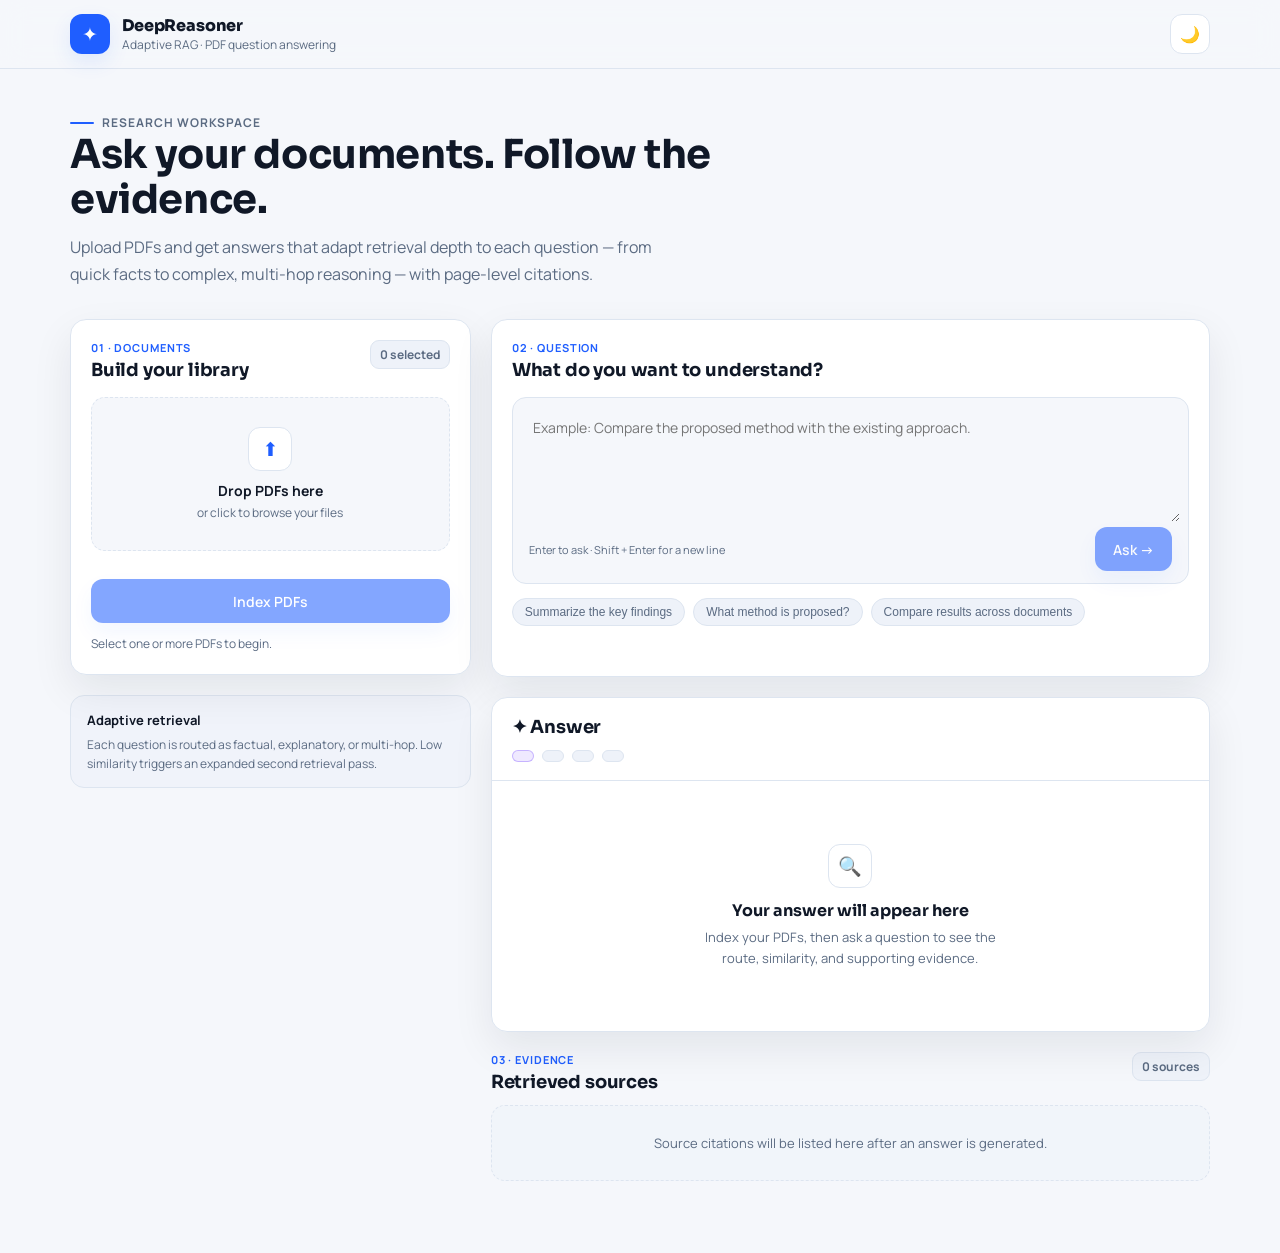
<file: templates/index.html>
<!doctype html>
<html lang="en">
<head>
  <meta charset="utf-8" />
  <meta name="viewport" content="width=device-width, initial-scale=1" />
  <title>DeepReasoner — Adaptive RAG PDF Question Answering</title>
  <meta name="description" content="Upload PDFs and get answers with adaptive retrieval, confidence and cited sources." />
  <link rel="preconnect" href="https://fonts.googleapis.com" />
  <link rel="preconnect" href="https://fonts.gstatic.com" crossorigin />
  <link href="https://fonts.googleapis.com/css2?family=Sora:wght@600;700;800&family=Manrope:wght@400;500;600;700&display=swap" rel="stylesheet" />
  <style>
    :root {
      --bg: #f5f7fb;
      --surface: #ffffff;
      --surface-2: #eef2f9;
      --line: #dde5f0;
      --text: #101827;
      --muted: #5b6b82;
      --primary: #1f5eff;
      --primary-fg: #ffffff;
      --primary-soft: rgba(31, 94, 255, 0.10);
      --success: #0f9d63;
      --danger: #d93a4a;
      --route: #7a4dff;
      --file: #ffe9d6;
      --file-fg: #a2521a;
      --shadow: 0 16px 40px rgba(16, 24, 39, 0.08);
      --radius: 16px;
    }
    html.dark {
      --bg: #0a0f1a;
      --surface: #111a28;
      --surface-2: #172234;
      --line: rgba(148, 170, 200, 0.18);
      --text: #e9f0fb;
      --muted: #9fb0c8;
      --primary: #5b8cff;
      --primary-fg: #06101f;
      --primary-soft: rgba(91, 140, 255, 0.16);
      --success: #35d39a;
      --danger: #ff6b7a;
      --route: #a98bff;
      --file: rgba(255, 176, 106, 0.16);
      --file-fg: #ffb06a;
      --shadow: 0 18px 46px rgba(0, 0, 0, 0.45);
    }
    * { box-sizing: border-box; }
    body {
      margin: 0;
      background: var(--bg);
      color: var(--text);
      font-family: Manrope, "Segoe UI", system-ui, sans-serif;
      transition: background .25s ease, color .25s ease;
    }
    h1, h2, h3, .brand-name { font-family: Sora, Manrope, sans-serif; letter-spacing: -.01em; }
    .site-header {
      position: sticky; top: 0; z-index: 20;
      background: color-mix(in srgb, var(--bg) 88%, transparent);
      backdrop-filter: blur(14px);
      border-bottom: 1px solid var(--line);
    }
    .bar { max-width: 1180px; margin: 0 auto; padding: 14px 20px; display: flex; align-items: center; justify-content: space-between; gap: 16px; }
    .brand { display: flex; align-items: center; gap: 12px; min-width: 0; }
    .logo { width: 40px; height: 40px; border-radius: 12px; background: var(--primary); color: var(--primary-fg); display: grid; place-items: center; font-size: 19px; box-shadow: 0 8px 20px var(--primary-soft); }
    .brand-name { font-weight: 800; font-size: 16px; }
    .brand-sub { font-size: 12px; color: var(--muted); }
    .icon-btn {
      width: 40px; height: 40px; border-radius: 12px; cursor: pointer;
      border: 1px solid var(--line); background: var(--surface); color: var(--muted);
      font-size: 16px; transition: background .2s, color .2s, transform .15s;
    }
    .icon-btn:hover { background: var(--surface-2); color: var(--text); transform: translateY(-1px); }

    main { max-width: 1180px; margin: 0 auto; padding: 32px 20px 72px; }
    .eyebrow { display: inline-flex; align-items: center; gap: 8px; color: var(--primary); font-size: 12px; font-weight: 700; text-transform: uppercase; letter-spacing: .08em; margin: 0 0 8px; }
    .eyebrow::before { content: ""; width: 24px; height: 2px; background: var(--primary); border-radius: 2px; }
    .hero h1 { margin: 0; font-size: clamp(28px, 4vw, 40px); line-height: 1.12; max-width: 22ch; }
    .hero p { margin: 12px 0 0; color: var(--muted); max-width: 62ch; line-height: 1.65; }

    .layout { margin-top: 32px; display: grid; gap: 20px; grid-template-columns: minmax(300px, .78fr) minmax(0, 1.4fr); align-items: start; }
    @media (max-width: 960px) { .layout { grid-template-columns: 1fr; } }

    .card { background: var(--surface); border: 1px solid var(--line); border-radius: var(--radius); box-shadow: var(--shadow); padding: 20px; animation: rise .45s ease both; }
    .card + .card, .stack > * + * { margin-top: 20px; }
    .stack > * + * { margin-top: 20px; }
    .card-head { display: flex; align-items: flex-start; justify-content: space-between; gap: 12px; margin-bottom: 16px; }
    .step { font-size: 11px; font-weight: 700; letter-spacing: .08em; text-transform: uppercase; color: var(--primary); }
    .card-head h2 { margin: 4px 0 0; font-size: 18px; }
    .chip { border: 1px solid var(--line); background: var(--surface-2); border-radius: 9px; padding: 5px 9px; font-size: 12px; font-weight: 700; color: var(--muted); white-space: nowrap; }

    .dropzone {
      border: 1.5px dashed var(--line); border-radius: 14px; background: color-mix(in srgb, var(--surface-2) 60%, transparent);
      min-height: 154px; display: grid; place-items: center; text-align: center; padding: 20px; cursor: pointer;
      transition: border-color .2s, background .2s;
    }
    .dropzone:hover, .dropzone.drag { border-color: var(--primary); background: var(--primary-soft); }
    .dz-icon { width: 44px; height: 44px; margin: 0 auto 10px; border-radius: 12px; display: grid; place-items: center; background: var(--surface); border: 1px solid var(--line); color: var(--primary); font-size: 19px; }
    .dz-title { font-weight: 700; font-size: 14px; }
    .dz-sub { color: var(--muted); font-size: 12px; margin-top: 4px; }
    #files { display: none; }

    .file-list { margin-top: 12px; max-height: 190px; overflow: auto; display: grid; gap: 8px; }
    .file-row { display: grid; grid-template-columns: auto minmax(0,1fr) auto; gap: 10px; align-items: center; border: 1px solid var(--line); border-radius: 12px; padding: 9px 10px; background: color-mix(in srgb, var(--bg) 60%, transparent); }
    .file-badge { width: 32px; height: 32px; border-radius: 9px; display: grid; place-items: center; background: var(--file); color: var(--file-fg); font-size: 14px; }
    .file-name { font-size: 13px; font-weight: 650; overflow: hidden; text-overflow: ellipsis; white-space: nowrap; }
    .file-size { font-size: 11px; color: var(--muted); }
    .remove { border: 0; background: transparent; color: var(--muted); cursor: pointer; border-radius: 8px; width: 28px; height: 28px; font-size: 15px; }
    .remove:hover { background: var(--surface-2); color: var(--text); }

    button.primary {
      border: 0; cursor: pointer; border-radius: 12px; background: var(--primary); color: var(--primary-fg);
      font: 600 14px Manrope, sans-serif; min-height: 44px; padding: 0 18px;
      display: inline-flex; align-items: center; justify-content: center; gap: 8px;
      box-shadow: 0 10px 22px var(--primary-soft); transition: transform .15s, opacity .2s, box-shadow .2s;
    }
    button.primary:hover:not(:disabled) { transform: translateY(-1px); box-shadow: 0 14px 28px var(--primary-soft); }
    button.primary:disabled { opacity: .55; cursor: not-allowed; }
    .full { width: 100%; margin-top: 16px; }

    .status { margin-top: 12px; font-size: 12px; line-height: 1.55; color: var(--muted); min-height: 18px; }
    .status.error { color: var(--danger); }
    .status.ok { color: var(--success); }

    .composer { border: 1px solid var(--line); border-radius: 14px; background: var(--bg); padding: 8px; transition: border-color .2s, box-shadow .2s; }
    .composer:focus-within { border-color: var(--primary); box-shadow: 0 0 0 4px var(--primary-soft); }
    #question { width: 100%; min-height: 116px; resize: vertical; border: 0; outline: none; background: transparent; color: inherit; font: 400 14px/1.65 Manrope, sans-serif; padding: 10px 12px; }
    .composer-foot { display: flex; align-items: center; justify-content: space-between; gap: 12px; padding: 0 8px 4px; }
    .hint { font-size: 11px; color: var(--muted); }
    .suggestions { display: flex; flex-wrap: wrap; gap: 8px; margin-top: 14px; }
    .suggestion { border: 1px solid var(--line); background: var(--surface-2); color: var(--muted); border-radius: 999px; padding: 6px 12px; font-size: 12px; cursor: pointer; transition: color .2s, border-color .2s; }
    .suggestion:hover { color: var(--primary); border-color: var(--primary); }

    .answer-head { border-bottom: 1px solid var(--line); padding: 18px 20px; }
    .answer-body { padding: 20px; min-height: 240px; }
    .card.flush { padding: 0; }
    .meta { display: flex; flex-wrap: wrap; gap: 8px; margin-top: 12px; }
    .pill { border-radius: 9px; padding: 5px 10px; font-size: 12px; font-weight: 700; border: 1px solid var(--line); background: var(--surface-2); color: var(--muted); }
    .pill.route { color: var(--route); border-color: color-mix(in srgb, var(--route) 35%, transparent); background: color-mix(in srgb, var(--route) 12%, transparent); }
    #answer { white-space: pre-wrap; font-size: 15px; line-height: 1.75; }
    .empty { display: grid; place-items: center; text-align: center; min-height: 210px; color: var(--muted); }
    .empty .dz-icon { color: var(--muted); }
    .empty strong { display: block; color: var(--text); font-family: Sora, sans-serif; margin-top: 12px; }
    .empty span { display: block; max-width: 40ch; margin: 6px auto 0; font-size: 13px; line-height: 1.6; }
    .skeleton { height: 14px; border-radius: 7px; background: var(--surface-2); animation: pulse 1.3s ease-in-out infinite; margin-bottom: 10px; }

    .sources { display: grid; gap: 12px; grid-template-columns: repeat(auto-fill, minmax(250px, 1fr)); }
    .source { border: 1px solid var(--line); background: var(--surface); border-radius: 14px; padding: 14px; box-shadow: var(--shadow); transition: transform .18s, border-color .18s; }
    .source:hover { transform: translateY(-2px); border-color: color-mix(in srgb, var(--primary) 45%, transparent); }
    .source-top { display: grid; grid-template-columns: auto minmax(0,1fr); gap: 10px; align-items: center; }
    .source-title { font-size: 13px; font-weight: 700; overflow: hidden; text-overflow: ellipsis; white-space: nowrap; }
    .source-sub { font-size: 11px; color: var(--muted); margin-top: 2px; }
    .bar-track { margin-top: 12px; height: 6px; border-radius: 4px; background: var(--surface-2); overflow: hidden; }
    .bar-fill { height: 100%; border-radius: 4px; background: var(--primary); transition: width .5s ease; }
    .placeholder { grid-column: 1 / -1; border: 1.5px dashed var(--line); border-radius: 14px; padding: 28px; text-align: center; color: var(--muted); font-size: 13px; background: color-mix(in srgb, var(--surface-2) 45%, transparent); }
    .note { border: 1px solid var(--line); border-radius: 14px; background: color-mix(in srgb, var(--surface-2) 70%, transparent); padding: 14px 16px; font-size: 12px; line-height: 1.6; color: var(--muted); }
    .note strong { color: var(--text); display: block; margin-bottom: 4px; font-size: 13px; }

    @keyframes rise { from { opacity: 0; transform: translateY(12px); } to { opacity: 1; transform: none; } }
    @keyframes pulse { 0%, 100% { opacity: 1; } 50% { opacity: .45; } }
    @keyframes spin { to { transform: rotate(360deg); } }
    .spin { display: inline-block; width: 14px; height: 14px; border-radius: 50%; border: 2px solid currentColor; border-top-color: transparent; animation: spin .8s linear infinite; }
    @media (prefers-reduced-motion: reduce) { * { animation: none !important; transition: none !important; } }
  </style>
</head>
<body>
  <header class="site-header">
    <div class="bar">
      <div class="brand">
        <div class="logo">✦</div>
        <div>
          <div class="brand-name">DeepReasoner</div>
          <div class="brand-sub">Adaptive RAG · PDF question answering</div>
        </div>
      </div>
      <button id="themeToggle" class="icon-btn" type="button" aria-label="Toggle dark mode">🌙</button>
    </div>
  </header>

  <main>
    <section class="hero">
      <p class="eyebrow">Research workspace</p>
      <h1>Ask your documents. Follow the evidence.</h1>
      <p>Upload PDFs and get answers that adapt retrieval depth to each question — from quick facts to complex, multi-hop reasoning — with page-level citations.</p>
    </section>

    <div class="layout">
      <aside>
        <section class="card" style="animation-delay:.06s">
          <div class="card-head">
            <div>
              <div class="step">01 · Documents</div>
              <h2>Build your library</h2>
            </div>
            <span class="chip" id="fileCount">0 selected</span>
          </div>

          <div id="dropzone" class="dropzone" role="button" tabindex="0" aria-label="Choose PDF files">
            <div>
              <div class="dz-icon">⬆</div>
              <div class="dz-title">Drop PDFs here</div>
              <div class="dz-sub">or click to browse your files</div>
            </div>
          </div>
          <input id="files" type="file" accept="application/pdf,.pdf" multiple />

          <div id="fileList" class="file-list"></div>

          <button id="uploadBtn" class="primary full" type="button" disabled>Index PDFs</button>
          <div id="uploadStatus" class="status" role="status">Select one or more PDFs to begin.</div>
        </section>

        <div class="note" style="margin-top:20px">
          <strong>Adaptive retrieval</strong>
          Each question is routed as factual, explanatory, or multi-hop. Low similarity triggers an expanded second retrieval pass.
        </div>
      </aside>

      <div class="stack">
        <section class="card" style="animation-delay:.12s">
          <div class="card-head">
            <div>
              <div class="step">02 · Question</div>
              <h2>What do you want to understand?</h2>
            </div>
          </div>
          <div class="composer">
            <textarea id="question" placeholder="Example: Compare the proposed method with the existing approach."></textarea>
            <div class="composer-foot">
              <span class="hint">Enter to ask · Shift + Enter for a new line</span>
              <button id="askBtn" class="primary" type="button">Ask →</button>
            </div>
          </div>
          <div class="suggestions">
            <button class="suggestion" type="button">Summarize the key findings</button>
            <button class="suggestion" type="button">What method is proposed?</button>
            <button class="suggestion" type="button">Compare results across documents</button>
          </div>
          <div id="askStatus" class="status" role="status"></div>
        </section>

        <section class="card flush" id="resultCard" style="animation-delay:.18s">
          <div class="answer-head">
            <h2 style="margin:0;font-size:18px">✦ Answer</h2>
            <div class="meta" id="metaRow" hidden>
              <span class="pill route" id="route"></span>
              <span class="pill" id="confidence"></span>
              <span class="pill" id="pass"></span>
              <span class="pill" id="chunks"></span>
            </div>
          </div>
          <div class="answer-body">
            <div id="answerEmpty" class="empty">
              <div>
                <div class="dz-icon">🔍</div>
                <strong>Your answer will appear here</strong>
                <span>Index your PDFs, then ask a question to see the route, similarity, and supporting evidence.</span>
              </div>
            </div>
            <div id="answerLoading" hidden>
              <div class="status" style="color:var(--primary);font-weight:600"><span class="spin"></span> Searching, ranking, and composing…</div>
              <div class="skeleton" style="width:100%"></div>
              <div class="skeleton" style="width:92%"></div>
              <div class="skeleton" style="width:80%"></div>
              <div class="skeleton" style="width:86%"></div>
            </div>
            <div id="answer" hidden></div>
          </div>
        </section>

        <section style="animation-delay:.24s">
          <div class="card-head" style="margin-bottom:12px">
            <div>
              <div class="step">03 · Evidence</div>
              <h2>Retrieved sources</h2>
            </div>
            <span class="chip" id="sourceCount">0 sources</span>
          </div>
          <div id="sources" class="sources">
            <div class="placeholder">Source citations will be listed here after an answer is generated.</div>
          </div>
        </section>
      </div>
    </div>
  </main>

<script>
(function () {
  const $ = (id) => document.getElementById(id);
  const input = $('files'), dropzone = $('dropzone'), fileList = $('fileList');
  const uploadBtn = $('uploadBtn'), uploadStatus = $('uploadStatus'), fileCount = $('fileCount');
  const askBtn = $('askBtn'), question = $('question'), askStatus = $('askStatus');
  const resultCard = $('resultCard'), metaRow = $('metaRow');
  const answerEl = $('answer'), answerEmpty = $('answerEmpty'), answerLoading = $('answerLoading');
  const sourcesEl = $('sources'), sourceCount = $('sourceCount');
  let selected = [];
  let hasUploadedDocs = false;

  const fmtBytes = (b) => b < 1048576 ? Math.max(1, Math.round(b / 1024)) + ' KB' : (b / 1048576).toFixed(1) + ' MB';
  const setStatus = (el, text, kind) => { el.textContent = text; el.className = 'status' + (kind ? ' ' + kind : ''); };

  function render() {
    fileCount.textContent = selected.length + ' selected';
    uploadBtn.disabled = selected.length === 0;
    if (!selected.length) {
      hasUploadedDocs = false;
      askBtn.disabled = true;
    }
    fileList.innerHTML = '';
    selected.forEach((file, i) => {
      const row = document.createElement('div');
      row.className = 'file-row';
      const badge = document.createElement('div'); badge.className = 'file-badge'; badge.textContent = '📄';
      const info = document.createElement('div');
      const name = document.createElement('div'); name.className = 'file-name'; name.textContent = file.name; name.title = file.name;
      const size = document.createElement('div'); size.className = 'file-size'; size.textContent = fmtBytes(file.size);
      info.append(name, size);
      const rm = document.createElement('button');
      rm.className = 'remove'; rm.type = 'button'; rm.textContent = '✕';
      rm.setAttribute('aria-label', 'Remove ' + file.name);
      rm.onclick = () => { selected.splice(i, 1); render(); };
      row.append(badge, info, rm);
      fileList.appendChild(row);
    });
  }

  function addFiles(list) {
    const pdfs = Array.from(list).filter(f => f.type === 'application/pdf' || f.name.toLowerCase().endsWith('.pdf'));
    if (!pdfs.length) { setStatus(uploadStatus, 'Please choose PDF files only.', 'error'); return; }
    const known = new Set(selected.map(f => f.name + f.size));
    selected = selected.concat(pdfs.filter(f => !known.has(f.name + f.size)));
    render();
    setStatus(uploadStatus, selected.length + ' PDF' + (selected.length === 1 ? '' : 's') + ' ready to index.');
  }

  dropzone.addEventListener('click', () => input.click());
  dropzone.addEventListener('keydown', (e) => { if (e.key === 'Enter' || e.key === ' ') { e.preventDefault(); input.click(); } });
  dropzone.addEventListener('dragover', (e) => { e.preventDefault(); dropzone.classList.add('drag'); });
  dropzone.addEventListener('dragleave', () => dropzone.classList.remove('drag'));
  dropzone.addEventListener('drop', (e) => { e.preventDefault(); dropzone.classList.remove('drag'); addFiles(e.dataTransfer.files); });
  input.addEventListener('change', () => { addFiles(input.files); input.value = ''; });

  uploadBtn.addEventListener('click', async () => {
    if (!selected.length) return;
    const form = new FormData();
    selected.forEach(f => form.append('files', f));
    uploadBtn.disabled = true;
    uploadBtn.innerHTML = '<span class="spin"></span> Indexing PDFs';
    setStatus(uploadStatus, 'Reading and indexing your documents…');
    try {
      const res = await fetch('/upload', { method: 'POST', body: form });
      const data = await res.json();
      if (!res.ok) throw new Error(data.error || 'Upload failed');
      hasUploadedDocs = true;
      askBtn.disabled = false;
      setStatus(uploadStatus, `${data.message} Files: ${data.files}, chunks: ${data.chunks}`, 'ok');
    } catch (err) {
      hasUploadedDocs = false;
      setStatus(uploadStatus, err.message, 'error');
    } finally {
      uploadBtn.disabled = selected.length === 0;
      uploadBtn.textContent = 'Index PDFs';
    }
  });

  document.querySelectorAll('.suggestion').forEach(btn => {
    btn.addEventListener('click', () => { question.value = btn.textContent; question.focus(); });
  });

  question.addEventListener('keydown', (e) => {
    if (e.key === 'Enter' && !e.shiftKey) { e.preventDefault(); ask(); }
  });
  askBtn.addEventListener('click', ask);

  async function ask() {
    const q = question.value.trim();
    if (!q) { setStatus(askStatus, 'Enter a question.', 'error'); return; }
    if (!hasUploadedDocs) {
      setStatus(askStatus, 'Please upload and index at least one PDF before asking a question.', 'error');
      return;
    }
    askBtn.disabled = true;
    askBtn.innerHTML = '<span class="spin"></span> Thinking';
    setStatus(askStatus, '');
    answerEmpty.hidden = true; answerEl.hidden = true; answerLoading.hidden = false;
    resultCard.setAttribute('aria-busy', 'true');
    try {
      const res = await fetch('/ask', {
        method: 'POST',
        headers: { 'Content-Type': 'application/json' },
        body: JSON.stringify({ question: q })
      });
      const data = await res.json();
      if (!res.ok) throw new Error(data.error || 'Question failed');

      metaRow.hidden = false;
      $('route').textContent = 'Route · ' + data.route;
      $('confidence').textContent = 'Similarity · ' + data.confidence;
      $('pass').textContent = data.second_pass ? 'Expanded retrieval · yes' : 'Expanded retrieval · no';
      $('chunks').textContent = (data.retrieved_chunks ?? 0) + ' chunks';

      answerLoading.hidden = true;
      answerEl.hidden = false;
      answerEl.textContent = data.answer;

      renderSources(data.sources || []);
    } catch (err) {
      answerLoading.hidden = true;
      answerEmpty.hidden = false;
      setStatus(askStatus, err.message, 'error');
    } finally {
      resultCard.removeAttribute('aria-busy');
      askBtn.disabled = false;
      askBtn.textContent = 'Ask →';
    }
  }

  function renderSources(sources) {
    sourceCount.textContent = sources.length + ' source' + (sources.length === 1 ? '' : 's');
    sourcesEl.innerHTML = '';
    if (!sources.length) {
      sourcesEl.innerHTML = '<div class="placeholder">No reliable source returned for this question.</div>';
      return;
    }
    sources.forEach((s, i) => {
      const score = Number(s.score);
      const pct = isFinite(score) ? Math.max(0, Math.min(100, Math.round(score <= 1 ? score * 100 : score))) : null;
      const card = document.createElement('article');
      card.className = 'source';
      card.style.animation = 'rise .4s ease both';
      card.style.animationDelay = (i * 0.05) + 's';
      const top = document.createElement('div'); top.className = 'source-top';
      const badge = document.createElement('div'); badge.className = 'file-badge'; badge.textContent = '📄';
      const meta = document.createElement('div');
      const title = document.createElement('div'); title.className = 'source-title'; title.textContent = s.file; title.title = s.file;
      const sub = document.createElement('div'); sub.className = 'source-sub';
      sub.textContent = 'Page ' + (s.page ?? '—') + ' · similarity ' + (s.score ?? '—');
      meta.append(title, sub);
      top.append(badge, meta);
      card.appendChild(top);
      if (pct !== null) {
        const track = document.createElement('div'); track.className = 'bar-track';
        const fill = document.createElement('div'); fill.className = 'bar-fill'; fill.style.width = '0%';
        track.appendChild(fill); card.appendChild(track);
        requestAnimationFrame(() => { fill.style.width = pct + '%'; });
      }
      sourcesEl.appendChild(card);
    });
  }

  // Theme
  const themeToggle = $('themeToggle');
  const saved = localStorage.getItem('rag-theme');
  const prefersDark = window.matchMedia('(prefers-color-scheme: dark)').matches;
  function applyTheme(theme) {
    const dark = theme === 'dark';
    document.documentElement.classList.toggle('dark', dark);
    themeToggle.textContent = dark ? '☀️' : '🌙';
    themeToggle.setAttribute('aria-label', dark ? 'Use light mode' : 'Use dark mode');
  }
  applyTheme(saved || (prefersDark ? 'dark' : 'light'));
  themeToggle.addEventListener('click', () => {
    const next = document.documentElement.classList.contains('dark') ? 'light' : 'dark';
    localStorage.setItem('rag-theme', next);
    applyTheme(next);
  });

  render();
  askBtn.disabled = true;
})();
</script>
</body>
</html>
</file>
